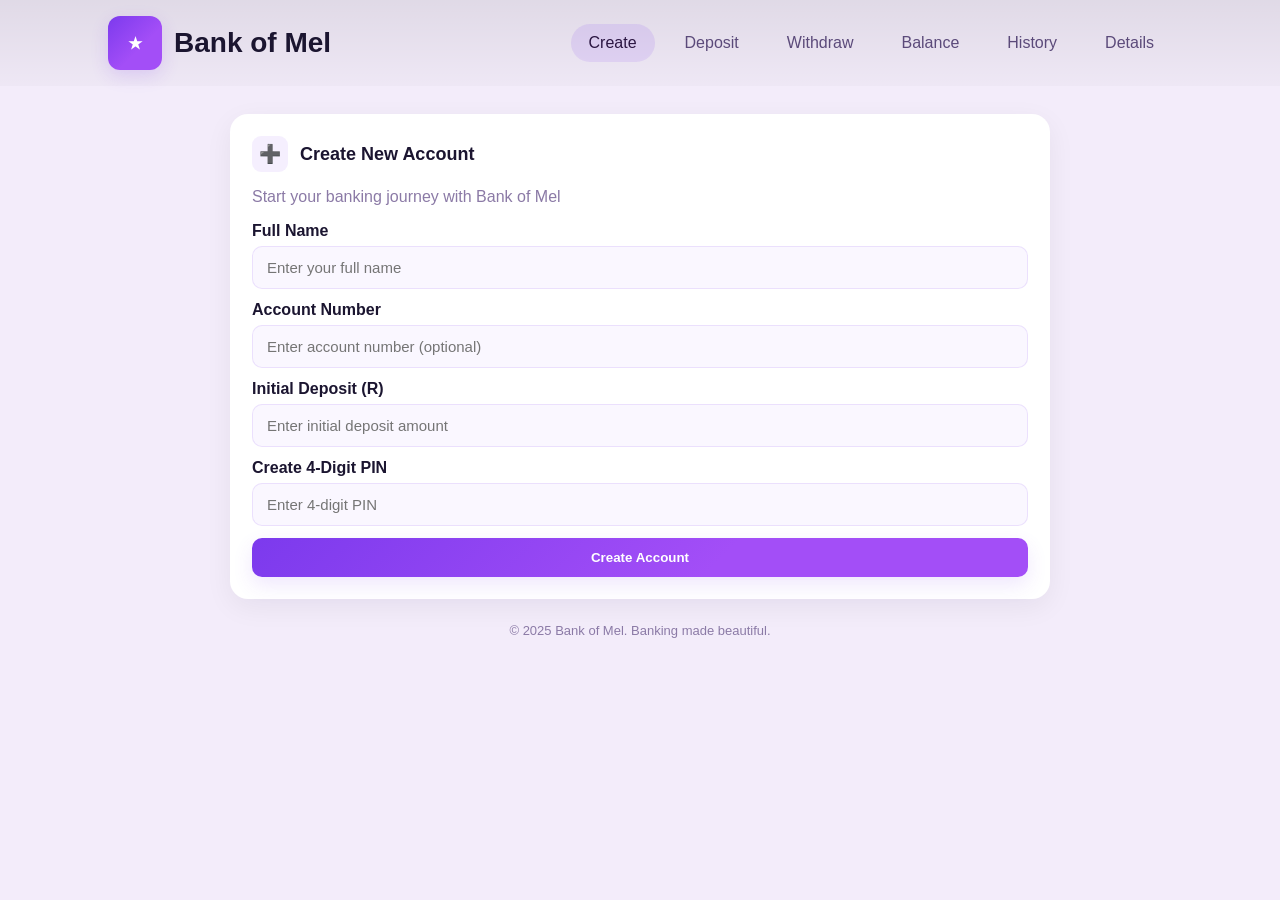
<file: index.html>
<!doctype html>
<html lang="en">
<head>
  <meta charset="utf-8" />
  <title>Bank of Mel — Create</title>
  <meta name="viewport" content="width=device-width,initial-scale=1" />
  <link rel="stylesheet" href="styles.css">
</head>
<body data-page="create">
  <header class="topbar">
    <div class="topbar-inner">
      <div class="brand">
        <div class="brand-icon">★</div>
        <div class="brand-title">Bank of Mel</div>
      </div>
      <nav class="main-nav">
        <a href="index.html" class="nav-item active">Create</a>
        <a href="deposit.html" class="nav-item">Deposit</a>
        <a href="withdraw.html" class="nav-item">Withdraw</a>
        <a href="balance.html" class="nav-item">Balance</a>
        <a href="history.html" class="nav-item">History</a>
        <a href="details.html" class="nav-item">Details</a>
      </nav>
    </div>
  </header>

  <main class="page-wrap">
    <section class="card center-card">
      <h3 class="card-title"><span class="icon">➕</span> Create New Account</h3>
      <p class="muted">Start your banking journey with Bank of Mel</p>

      <form id="createAccountForm" class="form-grid">
        <label>
          <div class="label">Full Name</div>
          <input id="createFullName" placeholder="Enter your full name" required>
        </label>

        <label>
          <div class="label">Account Number</div>
          <input id="createAccountNumber" placeholder="Enter account number (optional)">
        </label>

        <label>
          <div class="label">Initial Deposit (R)</div>
          <input id="createInitial" type="number" step="0.01" placeholder="Enter initial deposit amount">
        </label>

        <label>
          <div class="label">Create 4-Digit PIN</div>
          <input id="createPIN" type="password" maxlength="4" pattern="\d{4}" placeholder="Enter 4-digit PIN" required">
        </label>

        <div style="grid-column:1/-1">
          <button type="submit" class="btn-primary full">Create Account</button>
        </div>
      </form>
    </section>

    <footer class="footer">© 2025 Bank of Mel. Banking made beautiful.</footer>
  </main>

  <script src="app.js"></script>
</body>
</html>
</file>
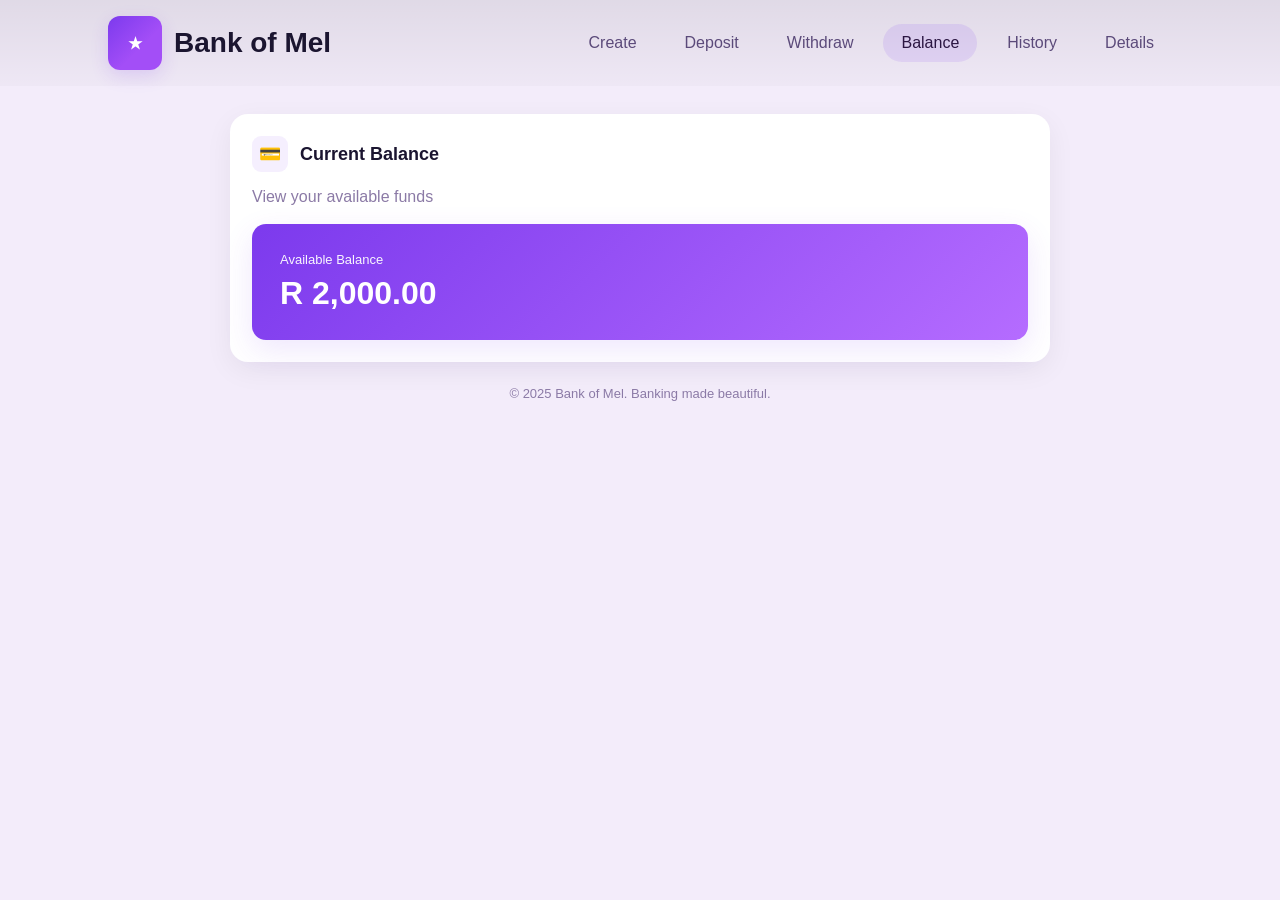
<file: balance.html>
<!doctype html>
<html lang="en">
<head>
  <meta charset="utf-8" />
  <title>Bank of Mel — Balance</title>
  <meta name="viewport" content="width=device-width,initial-scale=1" />
  <link rel="stylesheet" href="styles.css">
</head>
<body data-page="balance">
  <header class="topbar">
    <div class="topbar-inner">
      <div class="brand">
        <div class="brand-icon">★</div>
        <div class="brand-title">Bank of Mel</div>
      </div>
      <nav class="main-nav">
        <a href="index.html" class="nav-item">Create</a>
        <a href="deposit.html" class="nav-item">Deposit</a>
        <a href="withdraw.html" class="nav-item">Withdraw</a>
        <a href="balance.html" class="nav-item active">Balance</a>
        <a href="history.html" class="nav-item">History</a>
        <a href="details.html" class="nav-item">Details</a>
      </nav>
    </div>
  </header>

  <main class="page-wrap">
    <section class="card center-card">
      <h3 class="card-title"><span class="icon">💳</span> Current Balance</h3>
      <p class="muted">View your available funds</p>

      <div class="balance-panel" id="balancePanel">
        <div class="panel-label">Available Balance</div>
        <div id="balanceAmount" class="balance-figure">R 0.00</div>
      </div>
    </section>

    <footer class="footer">© 2025 Bank of Mel. Banking made beautiful.</footer>
  </main>

  <script src="app.js"></script>
</body>
</html>
</file>
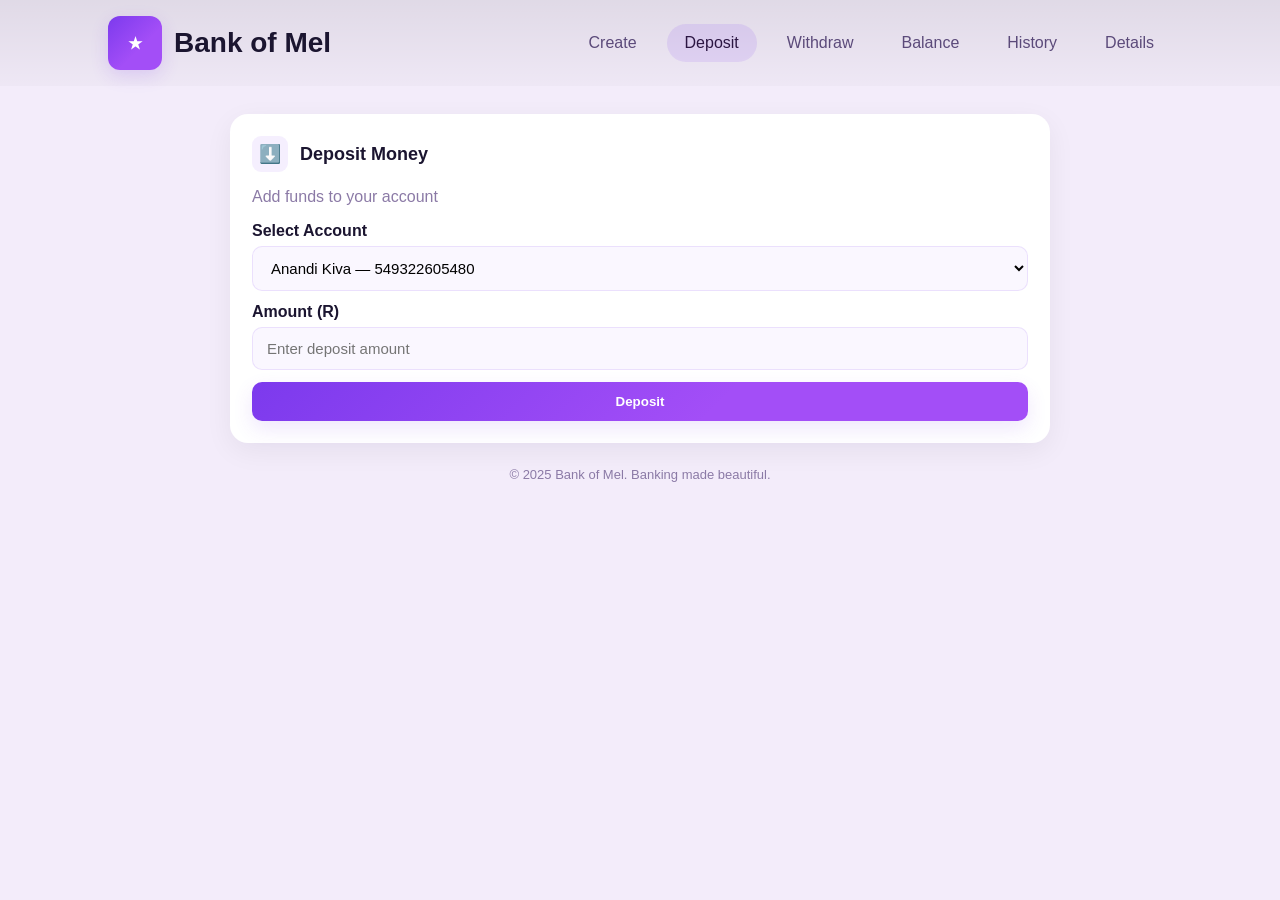
<file: deposit.html>
<!doctype html>
<html lang="en">
<head>
  <meta charset="utf-8" />
  <title>Bank of Mel — Deposit</title>
  <meta name="viewport" content="width=device-width,initial-scale=1" />
  <link rel="stylesheet" href="styles.css">
</head>
<body data-page="deposit">
  <header class="topbar">
    <div class="topbar-inner">
      <div class="brand">
        <div class="brand-icon">★</div>
        <div class="brand-title">Bank of Mel</div>
      </div>
      <nav class="main-nav">
        <a href="index.html" class="nav-item">Create</a>
        <a href="deposit.html" class="nav-item active">Deposit</a>
        <a href="withdraw.html" class="nav-item">Withdraw</a>
        <a href="balance.html" class="nav-item">Balance</a>
        <a href="history.html" class="nav-item">History</a>
        <a href="details.html" class="nav-item">Details</a>
      </nav>
    </div>
  </header>

  <main class="page-wrap">
    <section class="card center-card">
      <h3 class="card-title"><span class="icon">⬇️</span> Deposit Money</h3>
      <p class="muted">Add funds to your account</p>

      <form id="depositForm" class="form-grid">
        <label>
          <div class="label">Select Account</div>
          <select id="depositAccount" required></select>
        </label>

        <label>
          <div class="label">Amount (R)</div>
          <input id="depositAmount" type="number" step="0.01" placeholder="Enter deposit amount" required>
        </label>

        <div style="grid-column:1/-1">
          <button type="submit" class="btn-primary full">Deposit</button>
        </div>
      </form>
    </section>

    <footer class="footer">© 2025 Bank of Mel. Banking made beautiful.</footer>
  </main>

  <script src="app.js"></script>
</body>
</html>
</file>
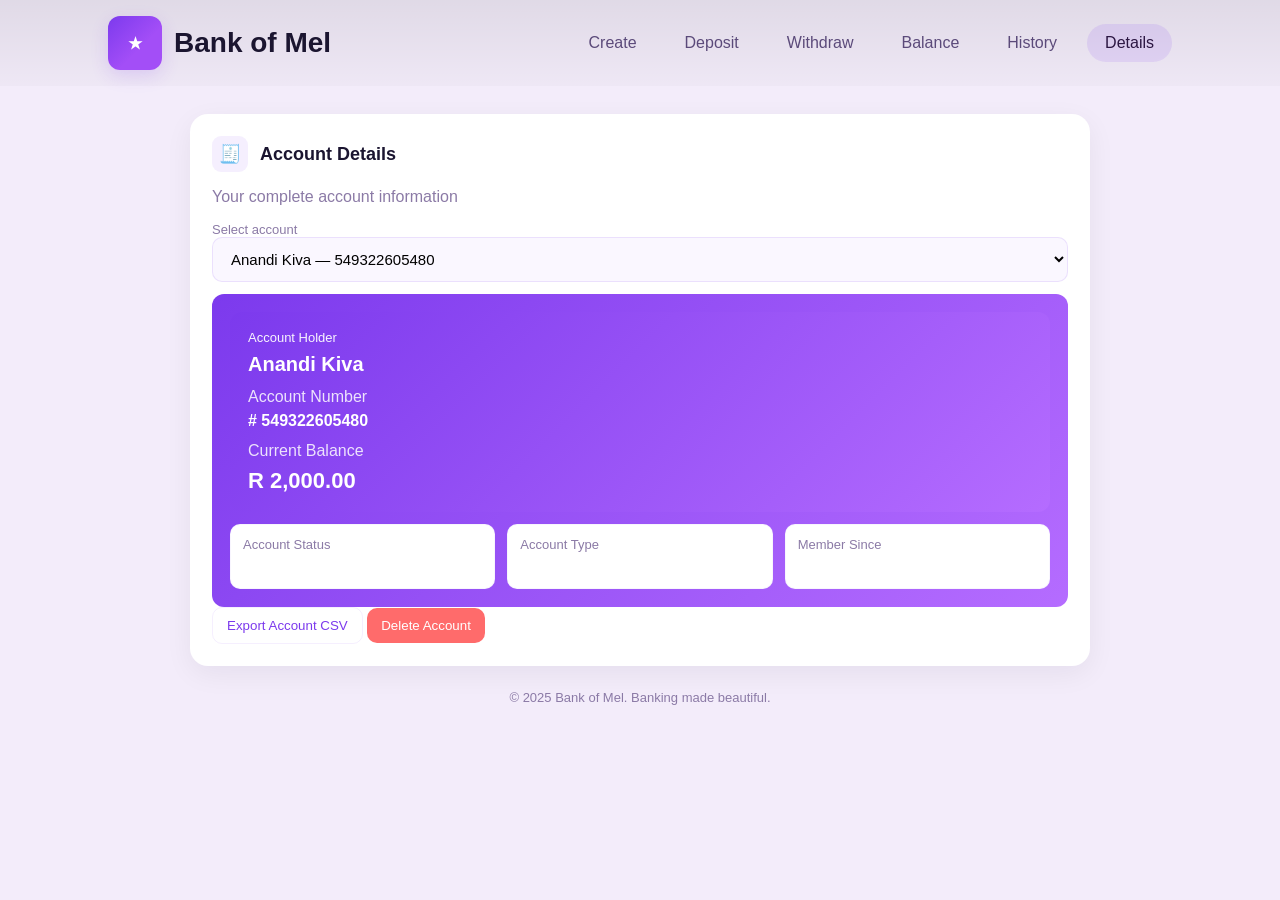
<file: details.html>
<!doctype html>
<html lang="en">
<head>
  <meta charset="utf-8" />
  <title>Bank of Mel — Details</title>
  <meta name="viewport" content="width=device-width,initial-scale=1" />
  <link rel="stylesheet" href="styles.css">
</head>
<body data-page="details">
  <header class="topbar">
    <div class="topbar-inner">
      <div class="brand">
        <div class="brand-icon">★</div>
        <div class="brand-title">Bank of Mel</div>
      </div>
      <nav class="main-nav">
        <a href="index.html" class="nav-item">Create</a>
        <a href="deposit.html" class="nav-item">Deposit</a>
        <a href="withdraw.html" class="nav-item">Withdraw</a>
        <a href="balance.html" class="nav-item">Balance</a>
        <a href="history.html" class="nav-item">History</a>
        <a href="details.html" class="nav-item active">Details</a>
      </nav>
    </div>
  </header>

  <main class="page-wrap">
    <section class="card center-card wide">
      <h3 class="card-title"><span class="icon">🧾</span> Account Details</h3>
      <p class="muted">Your complete account information</p>

      <div class="details-select">
        <label>
          <div class="label small">Select account</div>
          <select id="detailsAccount"></select>
        </label>
      </div>

      <div class="account-overview" id="accountOverview">
        <!-- Overview rendered by JS -->
      </div>

      <div class="details-actions">
        <button id="exportAccountCSV" class="btn-ghost">Export Account CSV</button>
        <button id="deleteAccountBtn" class="btn-danger">Delete Account</button>
      </div>
    </section>

    <footer class="footer">© 2025 Bank of Mel. Banking made beautiful.</footer>
  </main>

  <script src="app.js"></script>
</body>
</html>
</file>
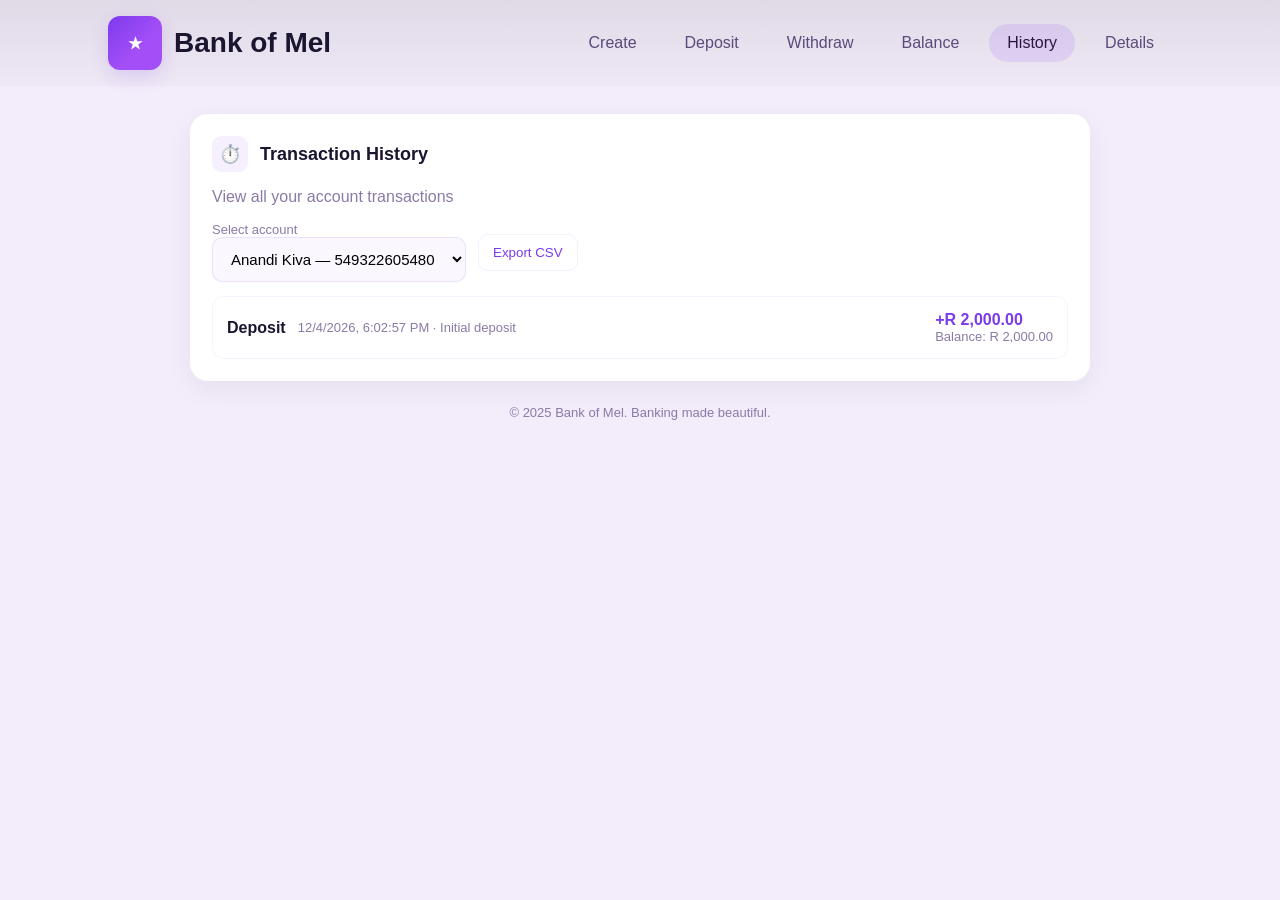
<file: history.html>
<!doctype html>
<html lang="en">
<head>
  <meta charset="utf-8" />
  <title>Bank of Mel — History</title>
  <meta name="viewport" content="width=device-width,initial-scale=1" />
  <link rel="stylesheet" href="styles.css">
</head>
<body data-page="history">
  <header class="topbar">
    <div class="topbar-inner">
      <div class="brand">
        <div class="brand-icon">★</div>
        <div class="brand-title">Bank of Mel</div>
      </div>
      <nav class="main-nav">
        <a href="index.html" class="nav-item">Create</a>
        <a href="deposit.html" class="nav-item">Deposit</a>
        <a href="withdraw.html" class="nav-item">Withdraw</a>
        <a href="balance.html" class="nav-item">Balance</a>
        <a href="history.html" class="nav-item active">History</a>
        <a href="details.html" class="nav-item">Details</a>
      </nav>
    </div>
  </header>

  <main class="page-wrap">
    <section class="card center-card wide">
      <h3 class="card-title"><span class="icon">⏱️</span> Transaction History</h3>
      <p class="muted">View all your account transactions</p>

      <div class="history-controls">
        <label>
          <div class="label small">Select account</div>
          <select id="historyAccount"></select>
        </label>
        <button id="exportHistory" class="btn-ghost">Export CSV</button>
      </div>

      <div id="historyList" class="history-list"></div>
    </section>

    <footer class="footer">© 2025 Bank of Mel. Banking made beautiful.</footer>
  </main>

  <script src="app.js"></script>
</body>
</html>
</file>
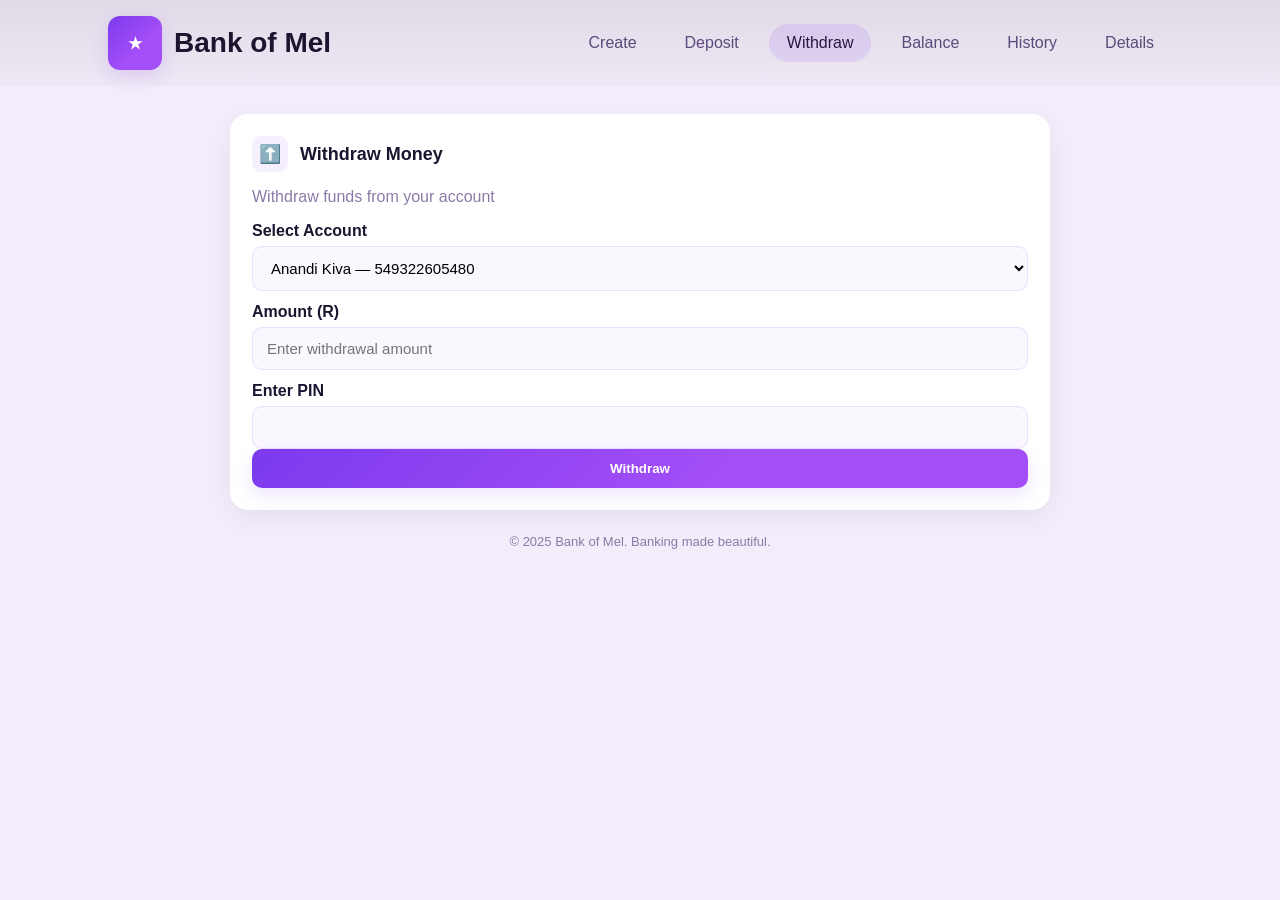
<file: withdraw.html>
<!doctype html>
<html lang="en">
<head>
  <meta charset="utf-8" />
  <title>Bank of Mel — Withdraw</title>
  <meta name="viewport" content="width=device-width,initial-scale=1" />
  <link rel="stylesheet" href="styles.css">
</head>
<body data-page="withdraw">
  <header class="topbar">
    <div class="topbar-inner">
      <div class="brand">
        <div class="brand-icon">★</div>
        <div class="brand-title">Bank of Mel</div>
      </div>
      <nav class="main-nav">
        <a href="index.html" class="nav-item">Create</a>
        <a href="deposit.html" class="nav-item">Deposit</a>
        <a href="withdraw.html" class="nav-item active">Withdraw</a>
        <a href="balance.html" class="nav-item">Balance</a>
        <a href="history.html" class="nav-item">History</a>
        <a href="details.html" class="nav-item">Details</a>
      </nav>
    </div>
  </header>

  <main class="page-wrap">
    <section class="card center-card">
      <h3 class="card-title"><span class="icon">⬆️</span> Withdraw Money</h3>
      <p class="muted">Withdraw funds from your account</p>

      <form id="withdrawForm" class="form-grid">
        <label>
          <div class="label">Select Account</div>
          <select id="withdrawAccount" required></select>
        </label>

        <label>
          <div class="label">Amount (R)</div>
          <input id="withdrawAmount" type="number" step="0.01" placeholder="Enter withdrawal amount" required>
        </label>

        <label>
  <div class="label">Enter PIN</div>
  <input id="withdrawPIN" type="password" maxlength="4" required"
        </label>
        
        <div style="grid-column:1/-1">
          <button type="submit" class="btn-primary full">Withdraw</button>
        </div>
      </form>
    </section>

    <footer class="footer">© 2025 Bank of Mel. Banking made beautiful.</footer>
  </main>

  <script src="app.js"></script>
</body>
</html>
</file>
<file: styles.css>
:root{
  --bg:#f3ecfa; /* very light lavender */
  --panel:#ffffff;
  --muted:#8b7aa6;
  --accent1:#7c3aed;
  --accent2:#b56cff;
  --accent-gradient: linear-gradient(135deg,#7c3aed 0%, #a34ef7 60%);
  --panel-shadow: 0 8px 28px rgba(21,12,40,0.06);
  --radius:14px;
  font-family: "Segoe UI", Roboto, "Helvetica Neue", Arial, sans-serif;
}

/* Reset / base */
*{box-sizing:border-box}
html,body{height:100%; margin:0; background:var(--bg); color:#1b1530}
a{color:inherit; text-decoration:none}
.small{font-size:13px; color:var(--muted)}
.muted{color:var(--muted);}

/* Topbar */
.topbar{position:sticky; top:0; background:linear-gradient(180deg, rgba(0,0,0,0.08), rgba(0,0,0,0.02)); padding:10px 0; z-index:10}
.topbar-inner{max-width:1100px; margin:0 auto; display:flex; align-items:center; justify-content:space-between; padding:6px 18px}
.brand{display:flex; align-items:center; gap:12px}
.brand-icon{width:54px; height:54px; border-radius:12px; background:var(--accent-gradient); color:white; display:flex; align-items:center; justify-content:center; font-weight:800; box-shadow:0 6px 18px rgba(124,58,237,0.16)}
.brand-title{font-size:28px; font-weight:700}
.main-nav{display:flex; gap:12px; align-items:center}
.nav-item{display:inline-block; padding:10px 18px; border-radius:24px; color:#5b4a7a; background:transparent}
.nav-item.active{background:rgba(124,58,237,0.12); color:#2b1642; box-shadow:inset 0 -2px 0 rgba(255,255,255,0.02)}

/* Page layout */
.page-wrap{max-width:1000px; margin:28px auto; padding:0 18px 40px}

/* Cards */
.card{background:var(--panel); border-radius:18px; padding:22px; box-shadow:var(--panel-shadow); margin-bottom:18px}
.center-card{max-width:820px; margin:24px auto}
.wide{max-width:900px}

/* Titles */
.card-title{display:flex; align-items:center; gap:12px; margin:0 0 8px 0; font-size:18px; font-weight:700}
.card-title .icon{display:inline-flex; width:36px; height:36px; align-items:center; justify-content:center; border-radius:9px; background:rgba(124,58,237,0.08); color:var(--accent1); font-weight:700}

/* Form grid */
.form-grid{display:grid; grid-template-columns:1fr; gap:12px; margin-top:12px}
.form-grid label .label{font-weight:600; margin-bottom:6px; display:block}
input, select{width:100%; padding:12px 14px; border-radius:10px; border:1px solid rgba(124,58,237,0.12); background: #faf7ff; font-size:15px; outline:none}
input:focus, select:focus{box-shadow:0 6px 20px rgba(124,58,237,0.08); border-color:var(--accent1)}

.btn-primary{background:var(--accent-gradient); color:white; padding:12px 18px; border:none; border-radius:10px; font-weight:700; cursor:pointer; box-shadow:0 8px 20px rgba(124,58,237,0.12)}
.btn-primary.full{width:100%}
.btn-ghost{background:transparent; border:1px solid rgba(124,58,237,0.08); color:var(--accent1); padding:10px 14px; border-radius:10px; cursor:pointer}
.btn-danger{background:#ff6b6b; color:white; padding:10px 14px; border-radius:10px; border:none; cursor:pointer}

/* Balance panel */
.balance-panel{margin-top:18px; padding:28px; border-radius:14px; background:linear-gradient(135deg,#7c3aed,#b56cff); color:white; box-shadow:0 10px 30px rgba(124,58,237,0.12)}
.panel-label{opacity:0.95; font-size:13px}
.balance-figure{font-size:32px; font-weight:800; margin-top:8px}

/* History list */
.history-controls{display:flex; gap:12px; align-items:center; margin-top:14px}
.history-list{margin-top:14px; display:flex; flex-direction:column; gap:10px}
.history-item{background:linear-gradient(180deg, rgba(255,255,255,0.98), rgba(255,255,255,0.98)); border-radius:12px; padding:14px; display:flex; justify-content:space-between; align-items:center; border:1px solid rgba(124,58,237,0.06)}
.history-item .left{display:flex; gap:12px; align-items:center}
.history-item .what{font-weight:700}
.history-item .meta{color:var(--muted); font-size:13px}
.history-amount{font-weight:800; color:var(--accent1)}

/* Details */
.details-select{margin-top:12px}
.account-overview{margin-top:12px; padding:18px; border-radius:12px; background:linear-gradient(135deg,#7c3aed,#b56cff); color:white}

/* Footer */
.footer{margin-top:24px; text-align:center; color:var(--muted); font-size:13px}

/* Responsiveness — desktop only target but keep small support */
@media (max-width:900px){
  .topbar-inner{padding:6px 12px}
  .brand-title{font-size:20px}
  .page-wrap{padding:0 12px}
  .center-card{margin:18px auto}
}
</file>
